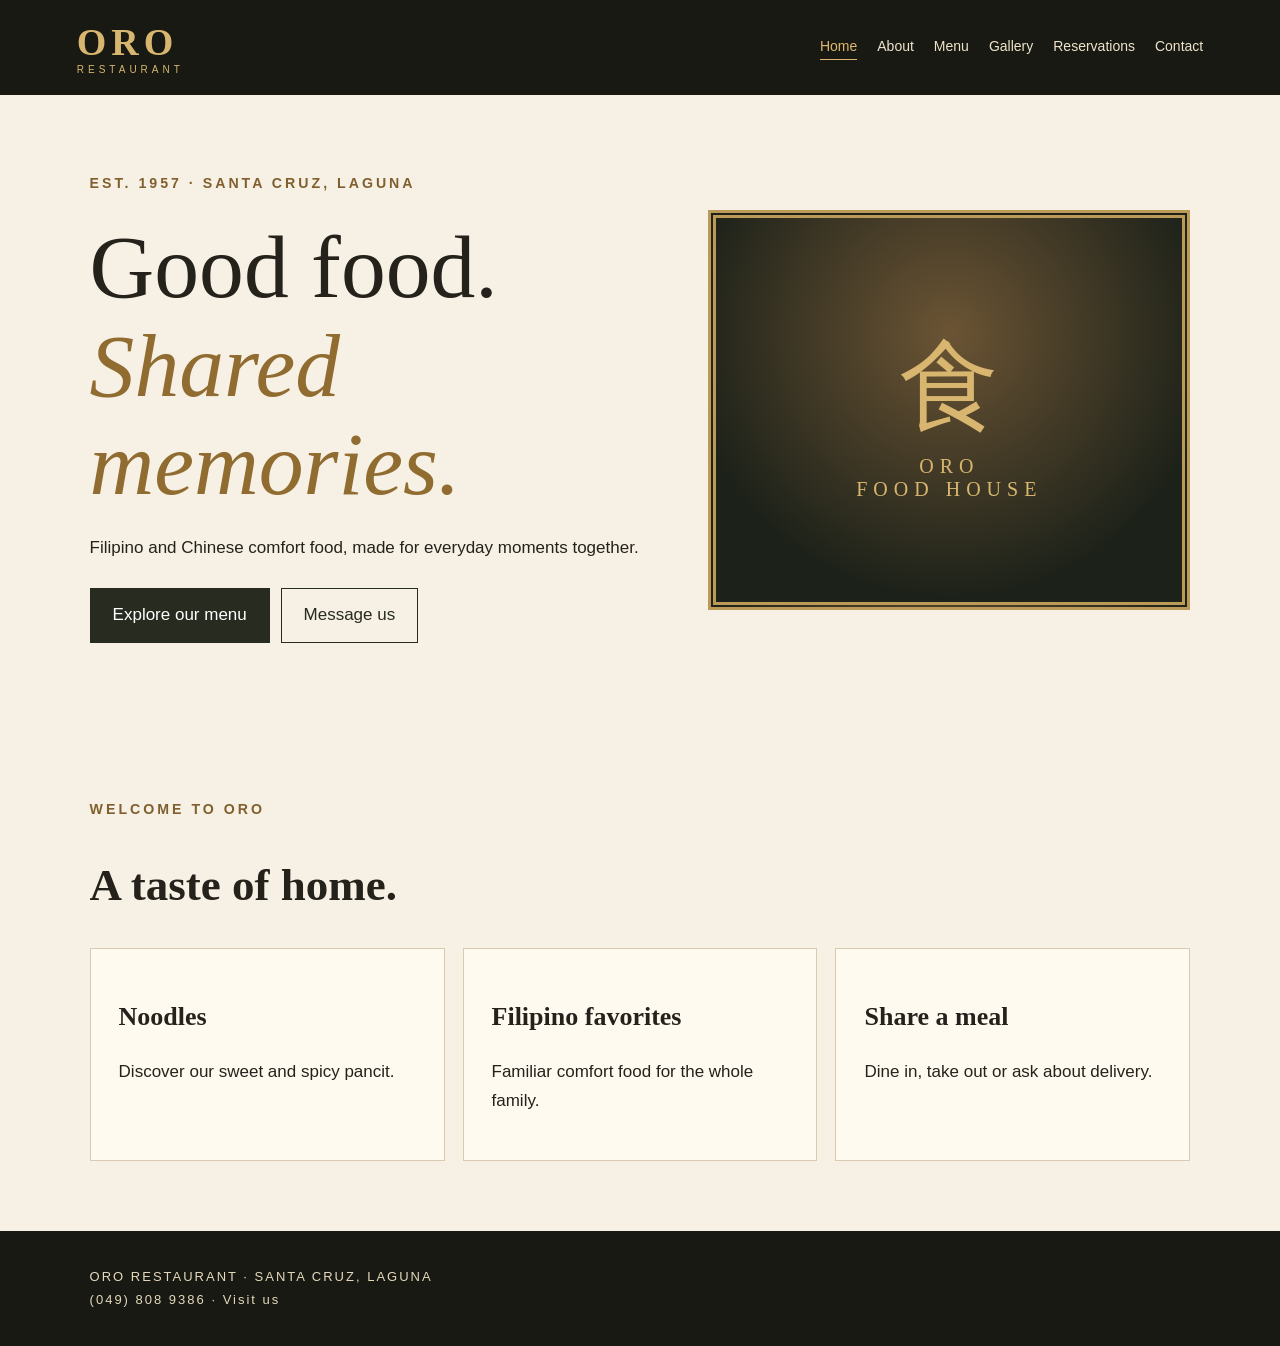
<file: index.html>
<!doctype html><html lang="en"><head><meta charset="utf-8"><meta name="viewport" content="width=device-width,initial-scale=1"><title>Home | ORO Restaurant</title><meta name="description" content="ORO Restaurant, Santa Cruz, Laguna — Filipino and Chinese comfort food."><link rel="stylesheet" href="style.css"></head><body><header><a class="logo" href="index.html">ORO<span>RESTAURANT</span></a><nav><a aria-current=page href="index.html">Home</a><a  href="about.html">About</a><a  href="menu.html">Menu</a><a  href="gallery.html">Gallery</a><a  href="reservations.html">Reservations</a><a  href="contact.html">Contact</a></nav></header><main><section class="hero"><div><small>EST. 1957 · SANTA CRUZ, LAGUNA</small><h1>Good food.<br><em>Shared memories.</em></h1><p>Filipino and Chinese comfort food, made for everyday moments together.</p><a class="btn" href="menu.html">Explore our menu</a> <a class="btn outline" href="https://m.me/orofoodhouse">Message us</a></div><div class="art">食<span>ORO<br>FOOD HOUSE</span></div></section><section><small>WELCOME TO ORO</small><h2>A taste of home.</h2><div class="grid"><article><h3>Noodles</h3><p>Discover our sweet and spicy pancit.</p></article><article><h3>Filipino favorites</h3><p>Familiar comfort food for the whole family.</p></article><article><h3>Share a meal</h3><p>Dine in, take out or ask about delivery.</p></article></div></section></main><footer>ORO RESTAURANT · SANTA CRUZ, LAGUNA <br> <a href="tel:+63498089386">(049) 808 9386</a> · <a href="contact.html">Visit us</a></footer></body></html>
</file>
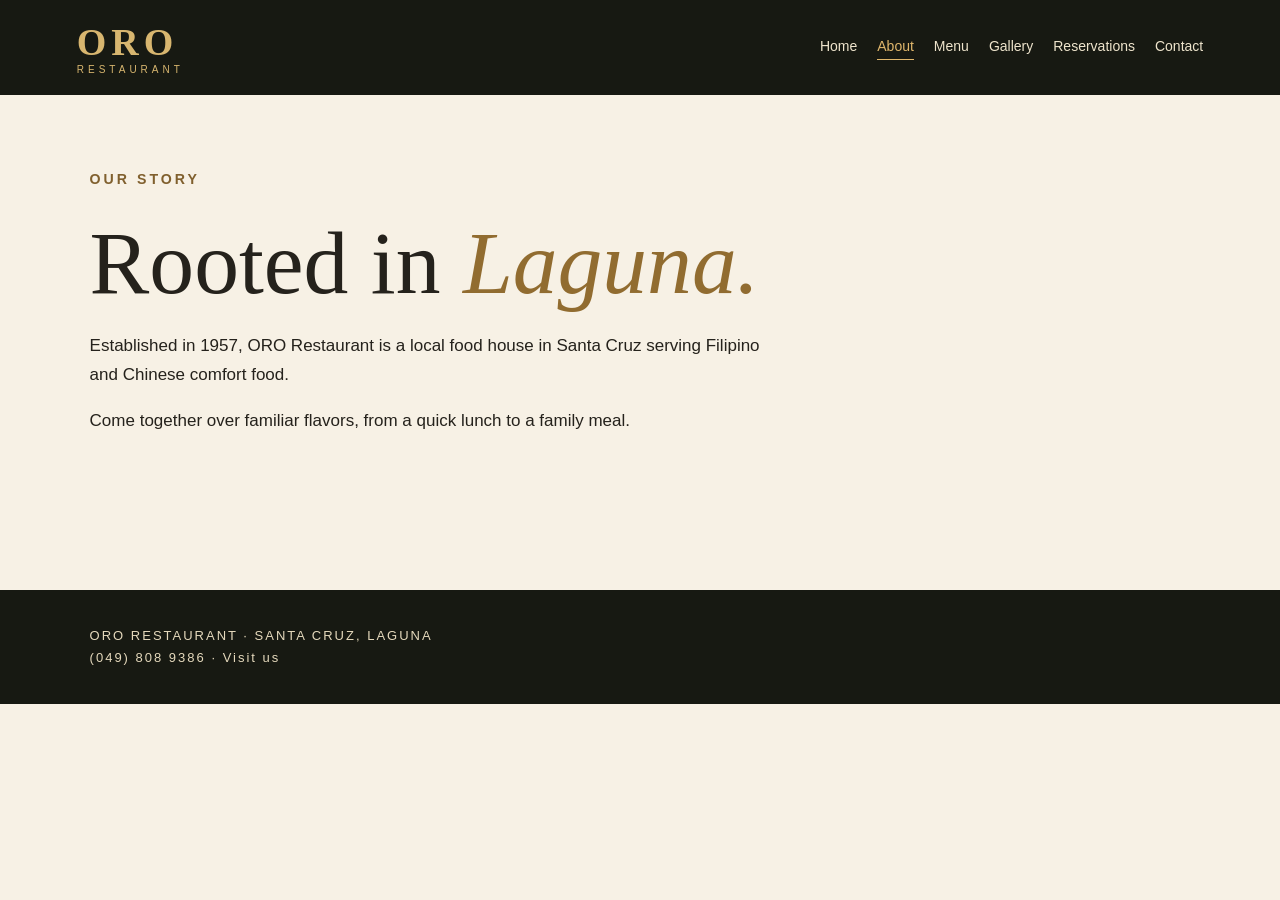
<file: about.html>
<!doctype html><html lang="en"><head><meta charset="utf-8"><meta name="viewport" content="width=device-width,initial-scale=1"><title>About | ORO Restaurant</title><meta name="description" content="ORO Restaurant, Santa Cruz, Laguna — Filipino and Chinese comfort food."><link rel="stylesheet" href="style.css"></head><body><header><a class="logo" href="index.html">ORO<span>RESTAURANT</span></a><nav><a  href="index.html">Home</a><a aria-current=page href="about.html">About</a><a  href="menu.html">Menu</a><a  href="gallery.html">Gallery</a><a  href="reservations.html">Reservations</a><a  href="contact.html">Contact</a></nav></header><main><section><small>OUR STORY</small><h1>Rooted in <em>Laguna.</em></h1><p>Established in 1957, ORO Restaurant is a local food house in Santa Cruz serving Filipino and Chinese comfort food.</p><p>Come together over familiar flavors, from a quick lunch to a family meal.</p></section></main><footer>ORO RESTAURANT · SANTA CRUZ, LAGUNA <br> <a href="tel:+63498089386">(049) 808 9386</a> · <a href="contact.html">Visit us</a></footer></body></html>
</file>
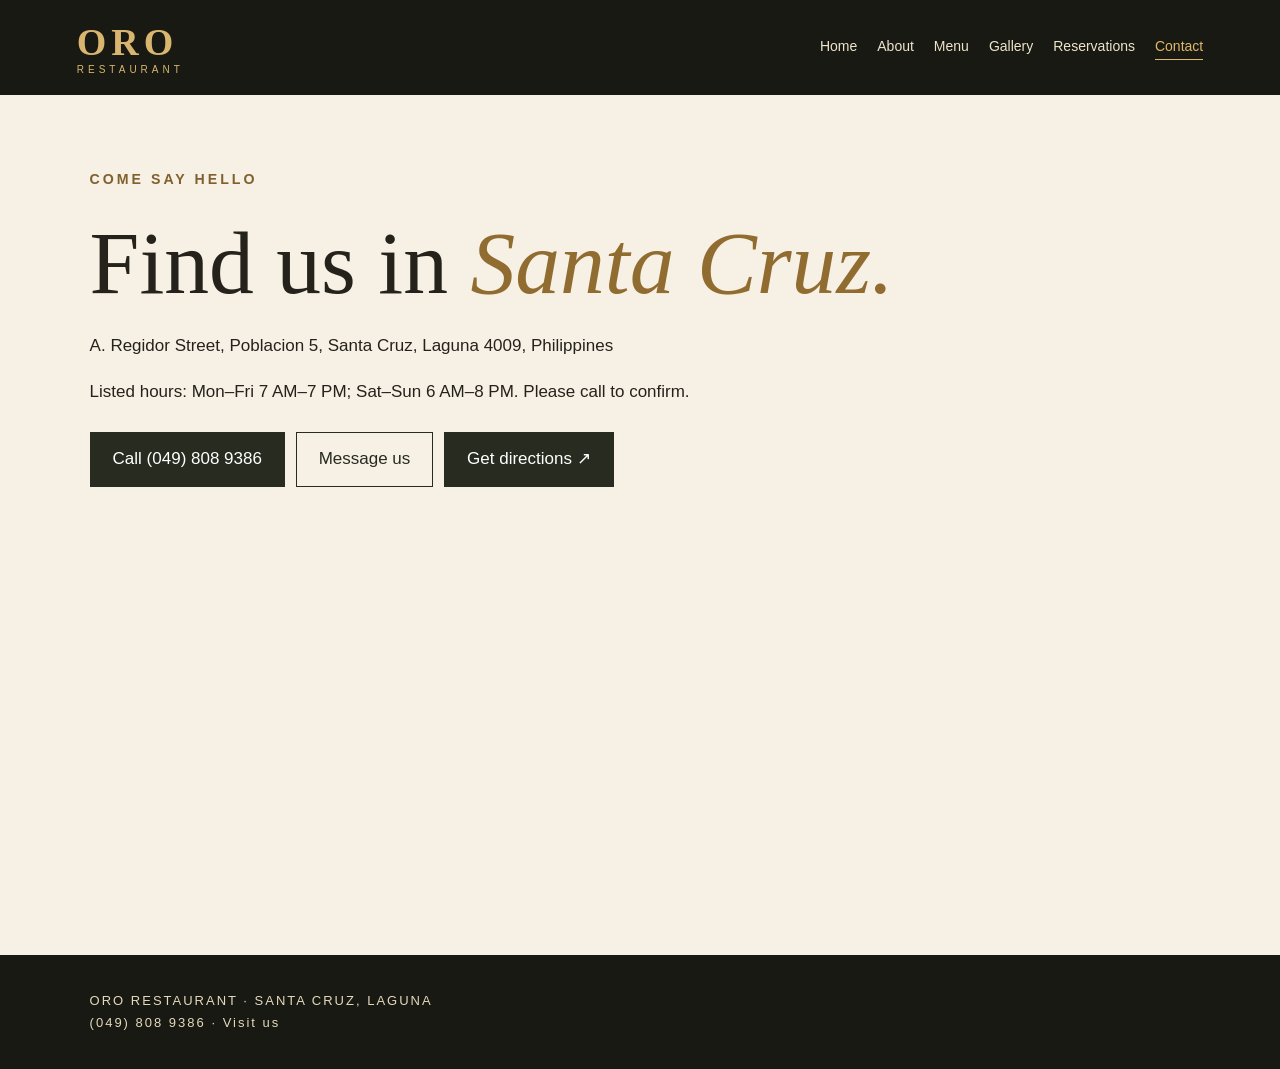
<file: contact.html>
<!doctype html><html lang="en"><head><meta charset="utf-8"><meta name="viewport" content="width=device-width,initial-scale=1"><title>Contact | ORO Restaurant</title><meta name="description" content="ORO Restaurant, Santa Cruz, Laguna — Filipino and Chinese comfort food."><link rel="stylesheet" href="style.css"></head><body><header><a class="logo" href="index.html">ORO<span>RESTAURANT</span></a><nav><a  href="index.html">Home</a><a  href="about.html">About</a><a  href="menu.html">Menu</a><a  href="gallery.html">Gallery</a><a  href="reservations.html">Reservations</a><a aria-current=page href="contact.html">Contact</a></nav></header><main><section><small>COME SAY HELLO</small><h1>Find us in <em>Santa Cruz.</em></h1><p>A. Regidor Street, Poblacion 5, Santa Cruz, Laguna 4009, Philippines</p><p>Listed hours: Mon–Fri 7 AM–7 PM; Sat–Sun 6 AM–8 PM. Please call to confirm.</p><a class="btn" href="tel:+63498089386">Call (049) 808 9386</a> <a class="btn outline" href="https://m.me/orofoodhouse">Message us</a> <a class="btn" href="https://maps.app.goo.gl/aZFMfvchXfygEiMc8">Get directions ↗</a><iframe title="Restaurant map" loading="lazy" src="https://maps.google.com/maps?q=14.2872335,121.4120498&z=17&output=embed"></iframe></section></main><footer>ORO RESTAURANT · SANTA CRUZ, LAGUNA <br> <a href="tel:+63498089386">(049) 808 9386</a> · <a href="contact.html">Visit us</a></footer></body></html>
</file>
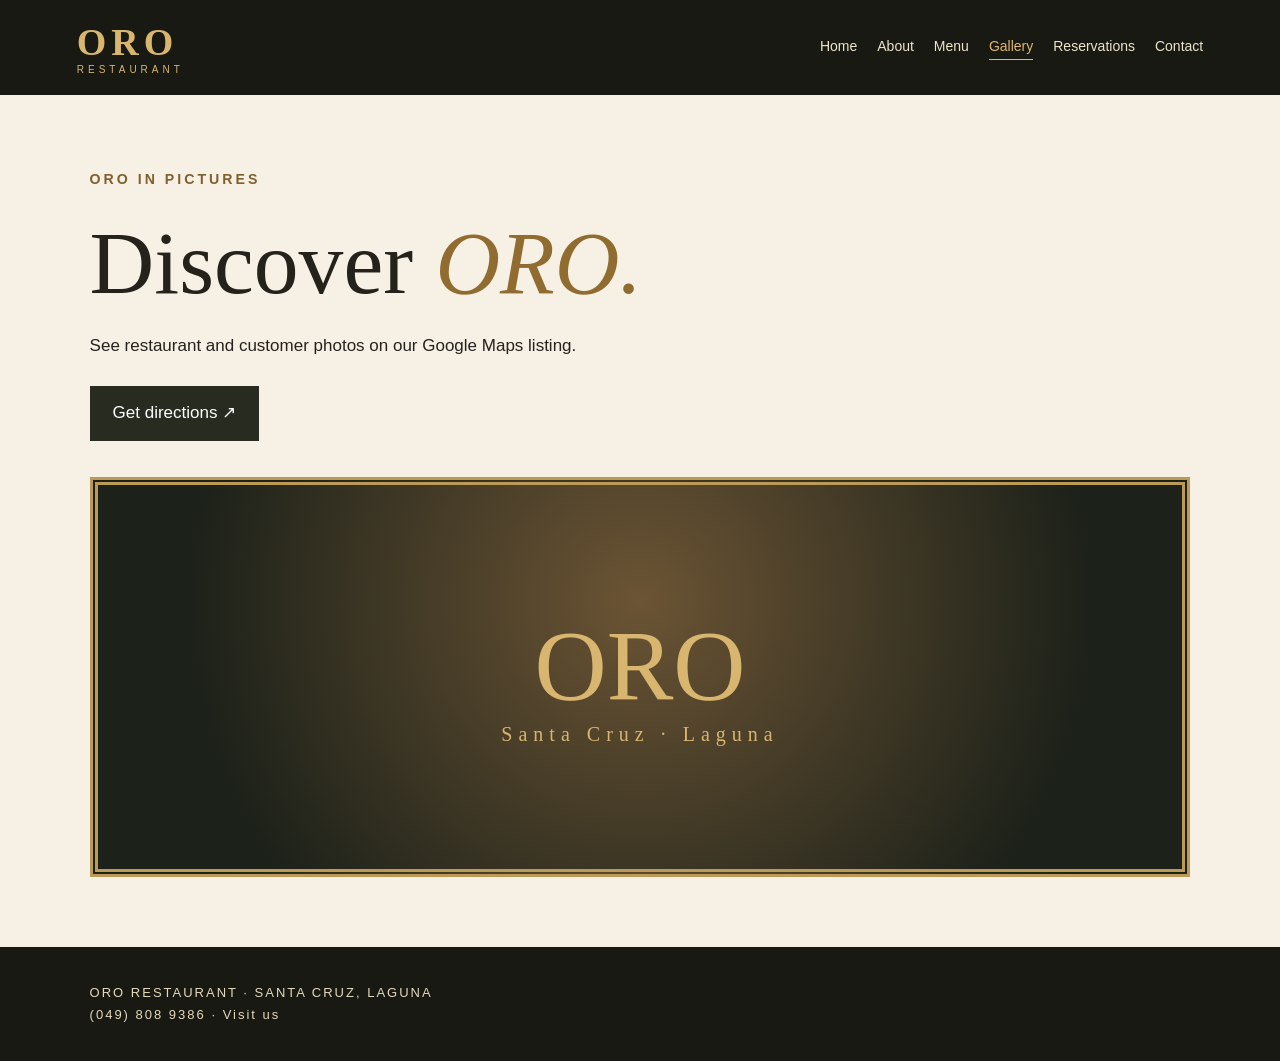
<file: gallery.html>
<!doctype html><html lang="en"><head><meta charset="utf-8"><meta name="viewport" content="width=device-width,initial-scale=1"><title>Gallery | ORO Restaurant</title><meta name="description" content="ORO Restaurant, Santa Cruz, Laguna — Filipino and Chinese comfort food."><link rel="stylesheet" href="style.css"></head><body><header><a class="logo" href="index.html">ORO<span>RESTAURANT</span></a><nav><a  href="index.html">Home</a><a  href="about.html">About</a><a  href="menu.html">Menu</a><a aria-current=page href="gallery.html">Gallery</a><a  href="reservations.html">Reservations</a><a  href="contact.html">Contact</a></nav></header><main><section><small>ORO IN PICTURES</small><h1>Discover <em>ORO.</em></h1><p>See restaurant and customer photos on our Google Maps listing.</p><a class="btn" href="https://maps.app.goo.gl/aZFMfvchXfygEiMc8">Get directions ↗</a><div class="art gallery">ORO<span>Santa Cruz · Laguna</span></div></section></main><footer>ORO RESTAURANT · SANTA CRUZ, LAGUNA <br> <a href="tel:+63498089386">(049) 808 9386</a> · <a href="contact.html">Visit us</a></footer></body></html>
</file>
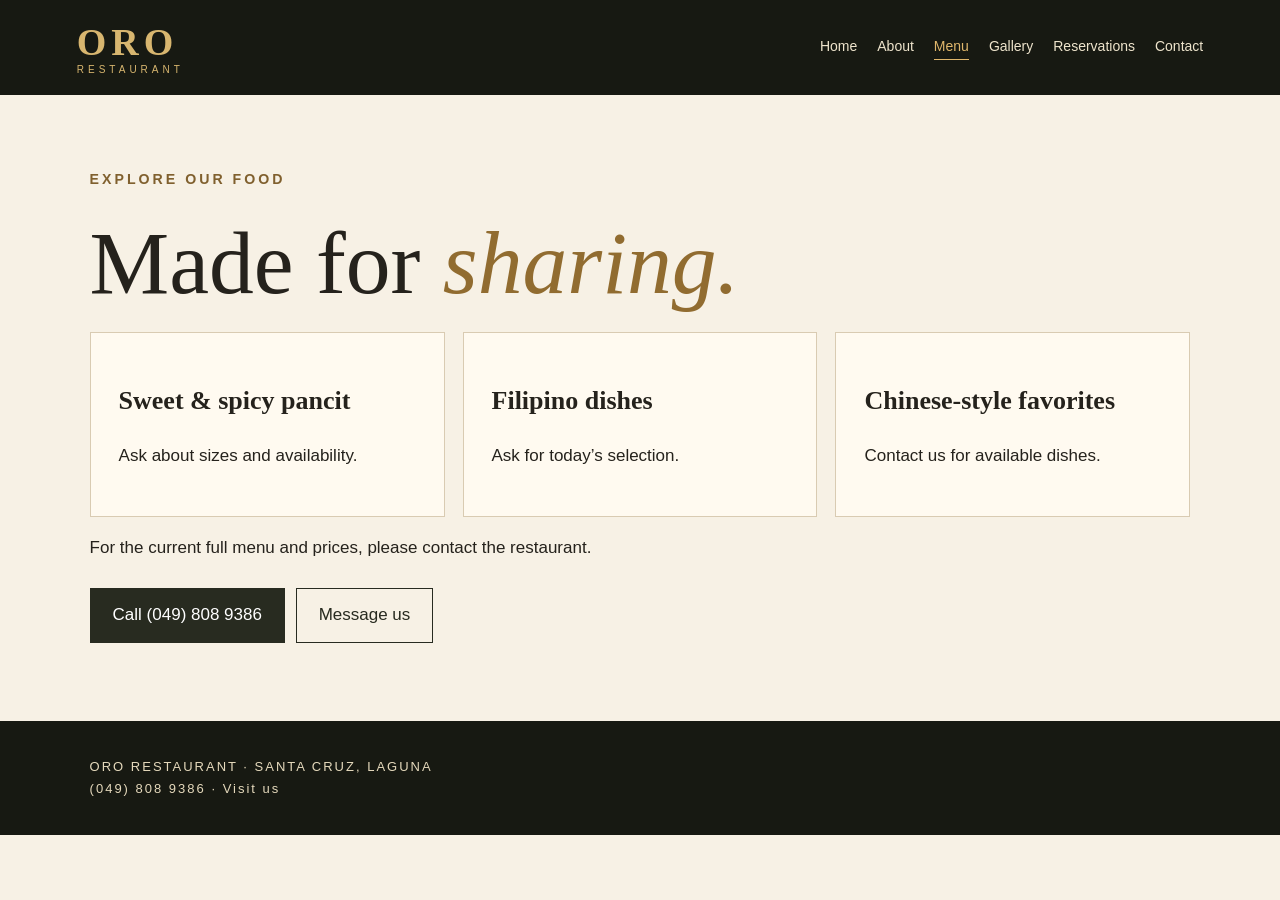
<file: menu.html>
<!doctype html><html lang="en"><head><meta charset="utf-8"><meta name="viewport" content="width=device-width,initial-scale=1"><title>Menu | ORO Restaurant</title><meta name="description" content="ORO Restaurant, Santa Cruz, Laguna — Filipino and Chinese comfort food."><link rel="stylesheet" href="style.css"></head><body><header><a class="logo" href="index.html">ORO<span>RESTAURANT</span></a><nav><a  href="index.html">Home</a><a  href="about.html">About</a><a aria-current=page href="menu.html">Menu</a><a  href="gallery.html">Gallery</a><a  href="reservations.html">Reservations</a><a  href="contact.html">Contact</a></nav></header><main><section><small>EXPLORE OUR FOOD</small><h1>Made for <em>sharing.</em></h1><div class="grid"><article><h3>Sweet & spicy pancit</h3><p>Ask about sizes and availability.</p></article><article><h3>Filipino dishes</h3><p>Ask for today’s selection.</p></article><article><h3>Chinese-style favorites</h3><p>Contact us for available dishes.</p></article></div><p>For the current full menu and prices, please contact the restaurant.</p><a class="btn" href="tel:+63498089386">Call (049) 808 9386</a> <a class="btn outline" href="https://m.me/orofoodhouse">Message us</a></section></main><footer>ORO RESTAURANT · SANTA CRUZ, LAGUNA <br> <a href="tel:+63498089386">(049) 808 9386</a> · <a href="contact.html">Visit us</a></footer></body></html>
</file>
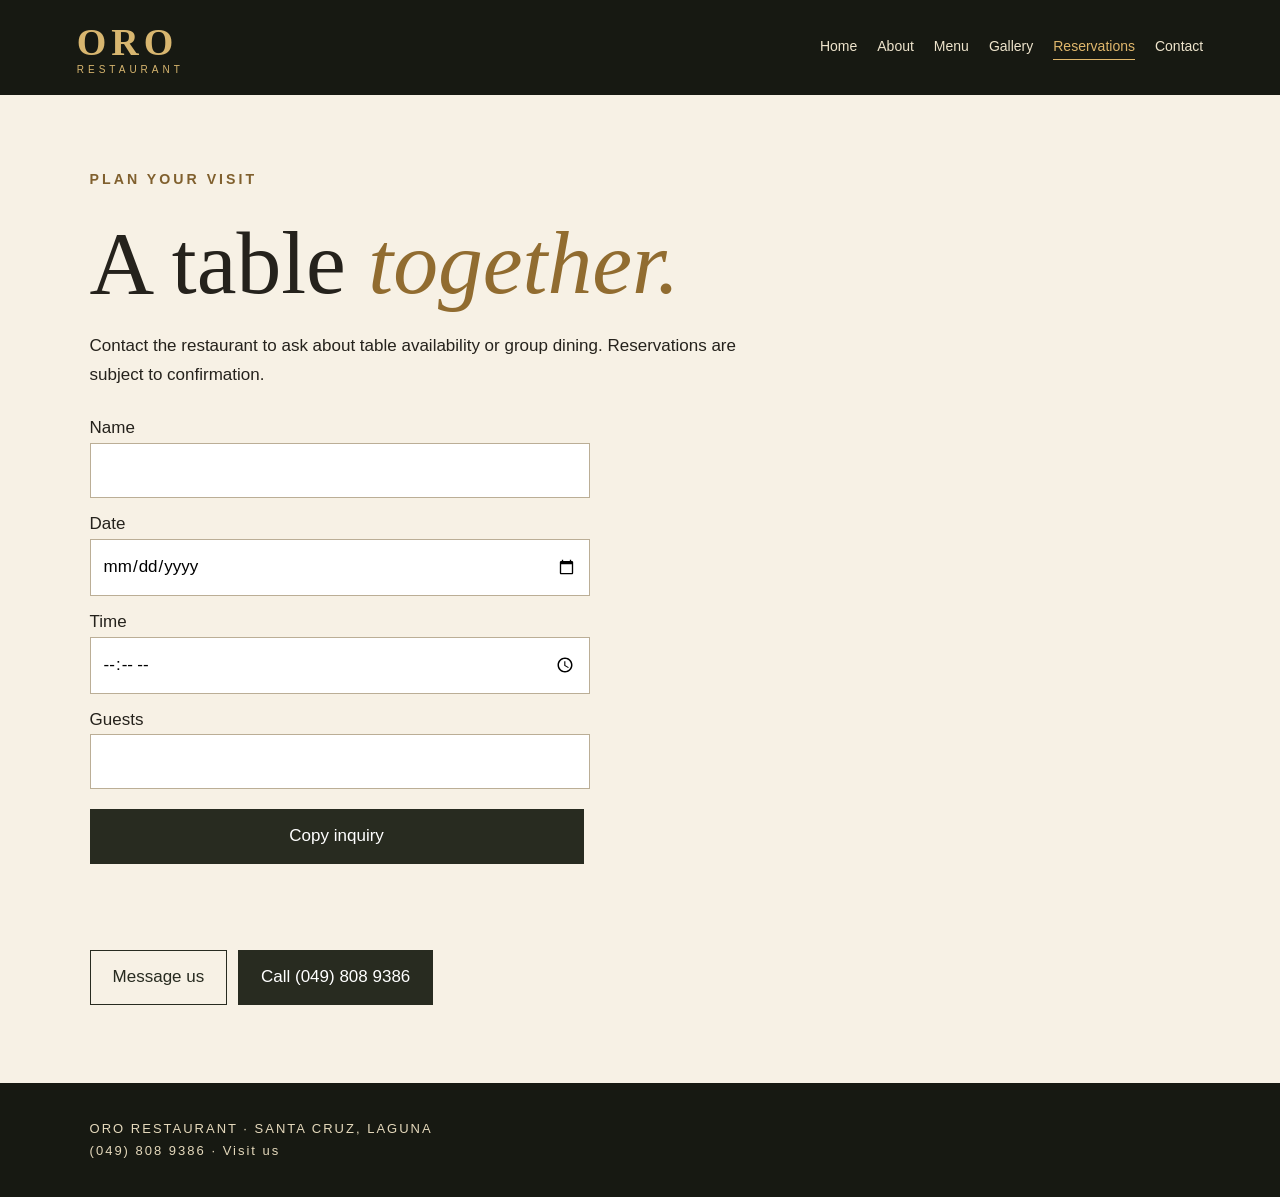
<file: reservations.html>
<!doctype html><html lang="en"><head><meta charset="utf-8"><meta name="viewport" content="width=device-width,initial-scale=1"><title>Reservations | ORO Restaurant</title><meta name="description" content="ORO Restaurant, Santa Cruz, Laguna — Filipino and Chinese comfort food."><link rel="stylesheet" href="style.css"></head><body><header><a class="logo" href="index.html">ORO<span>RESTAURANT</span></a><nav><a  href="index.html">Home</a><a  href="about.html">About</a><a  href="menu.html">Menu</a><a  href="gallery.html">Gallery</a><a aria-current=page href="reservations.html">Reservations</a><a  href="contact.html">Contact</a></nav></header><main><section><small>PLAN YOUR VISIT</small><h1>A table <em>together.</em></h1><p>Contact the restaurant to ask about table availability or group dining. Reservations are subject to confirmation.</p><form id="inquiry"><label>Name<input name="name" required></label><label>Date<input type="date" name="date" required></label><label>Time<input type="time" name="time" required></label><label>Guests<input type="number" name="guests" min="1" required></label><button class="btn">Copy inquiry</button><p id="status" role="status"></p></form><a class="btn outline" href="https://m.me/orofoodhouse">Message us</a> <a class="btn" href="tel:+63498089386">Call (049) 808 9386</a></section><script>document.querySelector("form").onsubmit=async e=>{e.preventDefault();let f=new FormData(e.target);let t=`Hello ORO! May I ask about table availability for ${f.get("guests")} guests on ${f.get("date")} at ${f.get("time")}? Name: ${f.get("name")}.`;try{await navigator.clipboard.writeText(t);document.querySelector("#status").textContent="Copied. Open Messenger and paste your inquiry. No booking has been sent."}catch{document.querySelector("#status").textContent=t}};</script></main><footer>ORO RESTAURANT · SANTA CRUZ, LAGUNA <br> <a href="tel:+63498089386">(049) 808 9386</a> · <a href="contact.html">Visit us</a></footer></body></html>
</file>
<file: style.css>
*{box-sizing:border-box}body{margin:0;background:#f7f1e5;color:#25221c;font:17px/1.7 Arial,sans-serif}header{display:flex;justify-content:space-between;align-items:center;gap:24px;padding:20px 6%;background:#171912;color:#eee4cc;flex-wrap:wrap}a{color:inherit;text-decoration:none}a:hover{text-decoration:underline}.logo{font: bold 38px Georgia;letter-spacing:5px;color:#d8b66f}.logo span{display:block;font:10px Arial;letter-spacing:4px}nav{display:flex;gap:20px;flex-wrap:wrap;font-size:14px}nav a[aria-current]{color:#e0b76c;border-bottom:1px solid}section{padding:70px 7%;max-width:1400px;margin:auto;min-height:55vh}.hero{display:grid;grid-template-columns:1.2fr 1fr;gap:40px;align-items:center;min-height:70vh}h1,h2,h3{font-family:Georgia,serif;line-height:1.1}h1{font-size:clamp(46px,7vw,100px);font-weight:normal;margin:20px 0}h2{font-size:45px}h3{font-size:26px}em{color:#916c30;font-weight:normal}small{letter-spacing:3px;font-weight:bold;color:#80602e}p{max-width:680px}.btn{display:inline-block;background:#282b20;color:#fff;padding:12px 22px;border:1px solid #282b20;margin:8px 6px 8px 0;cursor:pointer;font:inherit}.outline{background:transparent;color:#282b20}.art{background:radial-gradient(circle at 50% 30%,#6b5434,#1c2119 75%);color:#d8b66f;min-height:400px;display:grid;place-content:center;text-align:center;font:100px Georgia;border:8px double #bb9956}.art span{display:block;font:20px Georgia;letter-spacing:6px}.grid{display:grid;grid-template-columns:repeat(3,1fr);gap:18px}article{padding:28px;border:1px solid #d9cbb2;background:#fffaf0}footer{background:#171912;color:#e5d9bc;padding:35px 7%;font-size:13px;letter-spacing:2px}form{max-width:500px;display:grid;gap:12px;margin:24px 0}label{display:grid}input{padding:12px;border:1px solid #bbae96;background:#fff;font:inherit}iframe{width:100%;height:350px;border:0;margin-top:30px}.gallery{margin-top:28px}@media(max-width:700px){.hero,.grid{grid-template-columns:1fr}section{padding:40px 6%}.art{min-height:280px}nav{gap:12px}}
</file>
